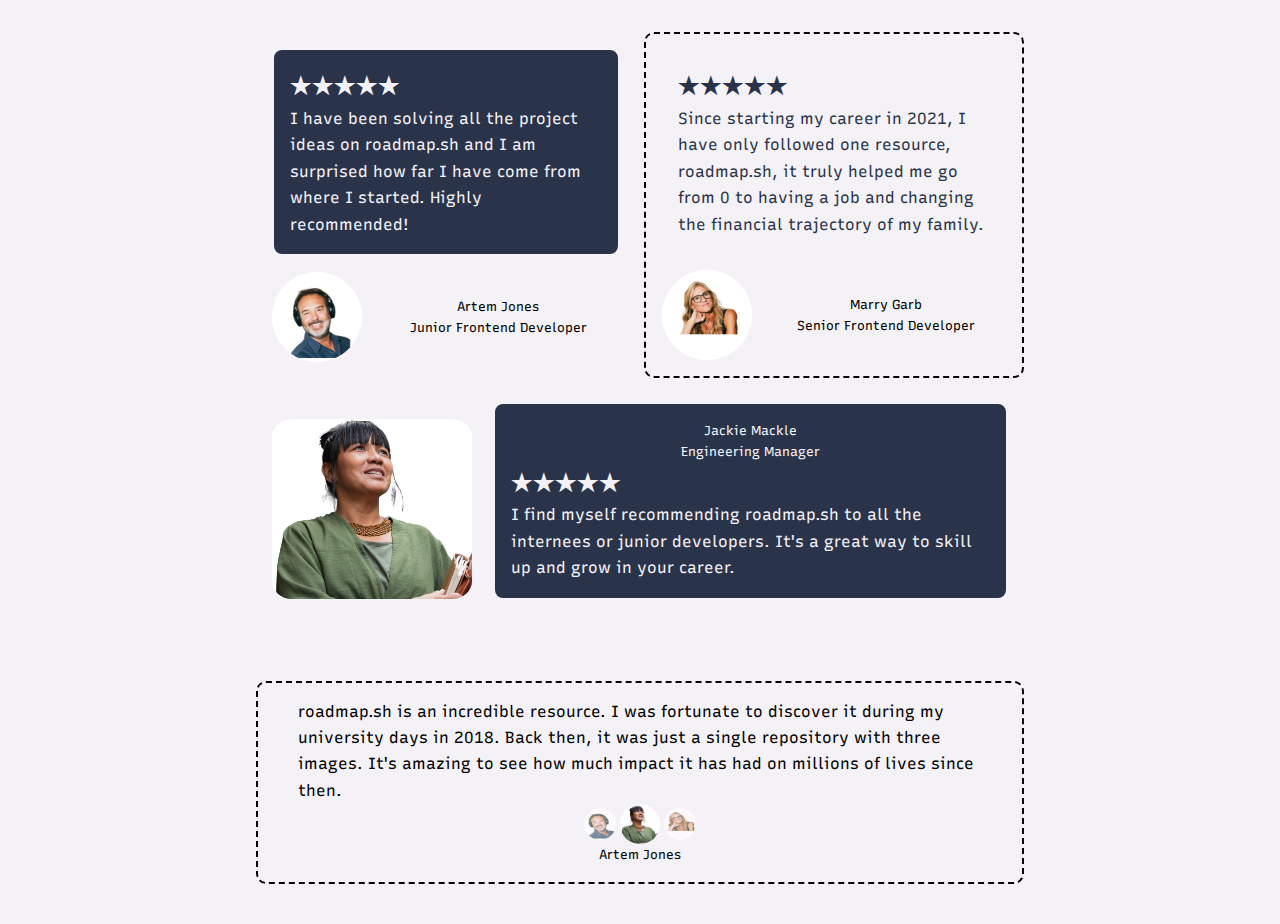
<file: FontEnd projects/Testimonial-Cards/index.html>
<!DOCTYPE html>
<html lang="en">
<head>
  <meta charset="UTF-8">
  <meta name="viewport" content="width=device-width, initial-scale=1.0">
  <title>Testimonials</title>
  <link href="https://fonts.googleapis.com/css2?family=Recursive:wght@100;400;700&display=swap" rel="stylesheet">

</head>
<body>
  <section class="testimonials-section">
    <div class="testimonial-item item-nodash row2">

        <div class="testimonial-box col1">
            <h2 class="testimonial-rating">★★★★★</h2> 
            <p class="testimonial-text">
            I have been solving all the project ideas on roadmap.sh and I am surprised how far I have come from where I started.
            Highly recommended!
            </p>
        </div>
        <div class="testimonial-img-box col2" >
            <div class="testimonial-photo"> <img src="man1.png" alt="">  
            </div>
        
            <p class="testimonial-author">
                Artem Jones<br>
                Junior Frontend Developer
            </p>
        </div>
    </div>

    <div class="testimonial-item row2">

        <div class="testimonial-box  box-none  col1 ">   
            <h2 class="testimonial-rating">★★★★★</h2> 
            <p class="testimonial-text">
                Since starting my career in 2021, I have only followed one resource, roadmap.sh, it truly helped me go from 0 to having a job and changing the financial trajectory of my family.
            </p>
        </div>
        <div class="testimonial-img-box col2" >
            <div class="testimonial-photo"> <img src="man2.png" alt="">  </div>
    
            <p class="testimonial-author">
                Marry Garb<br>
                Senior Frontend Developer
            </p>
        </div>
    </div>

       

    <div class="testimonial-item item-nodash col2">
        <div class="testimonial-photo-container"></div>
        

        <div class="testimonial-box  ">    
            <p class="testimonial-author">
                Jackie Mackle <br>
                Engineering Manager
            </p>

        
            <p class="testimonial-text ">
                <h2 class="testimonial-rating">★★★★★</h2>
                I find myself recommending roadmap.sh to all the internees or junior developers. 
                It's a great way to skill up and grow in your career.
            </p>
        </div>
        

    </div>
</section>
<section class="testimonial-item">
    <div class="testimonial-featured">
      <p class="testimonial-text">
        roadmap.sh is an incredible resource. I was fortunate to discover it during my university days in 2018. Back then, it was just a single repository with three images. It's amazing to see how much impact it has had on millions of lives since then.
      </p>
      <div class="slider-profiles">
        <span class="prev"></span>
        <img src="man1.png" alt="Profile Pic" class="profile-pic-small unfocused">
        <img src="man3.jpg" alt="Profile Pic" class="profile-pic-small focused">
        <img src="man2.png" alt="Profile Pic" class="profile-pic-small unfocused">
        <span class="next"></span>
      </div>

      <p class="testimonial-author">
        Artem Jones
      </p>
    </div>
</section>
</body>
<link rel="stylesheet" href="style.css">
</html>
</file>
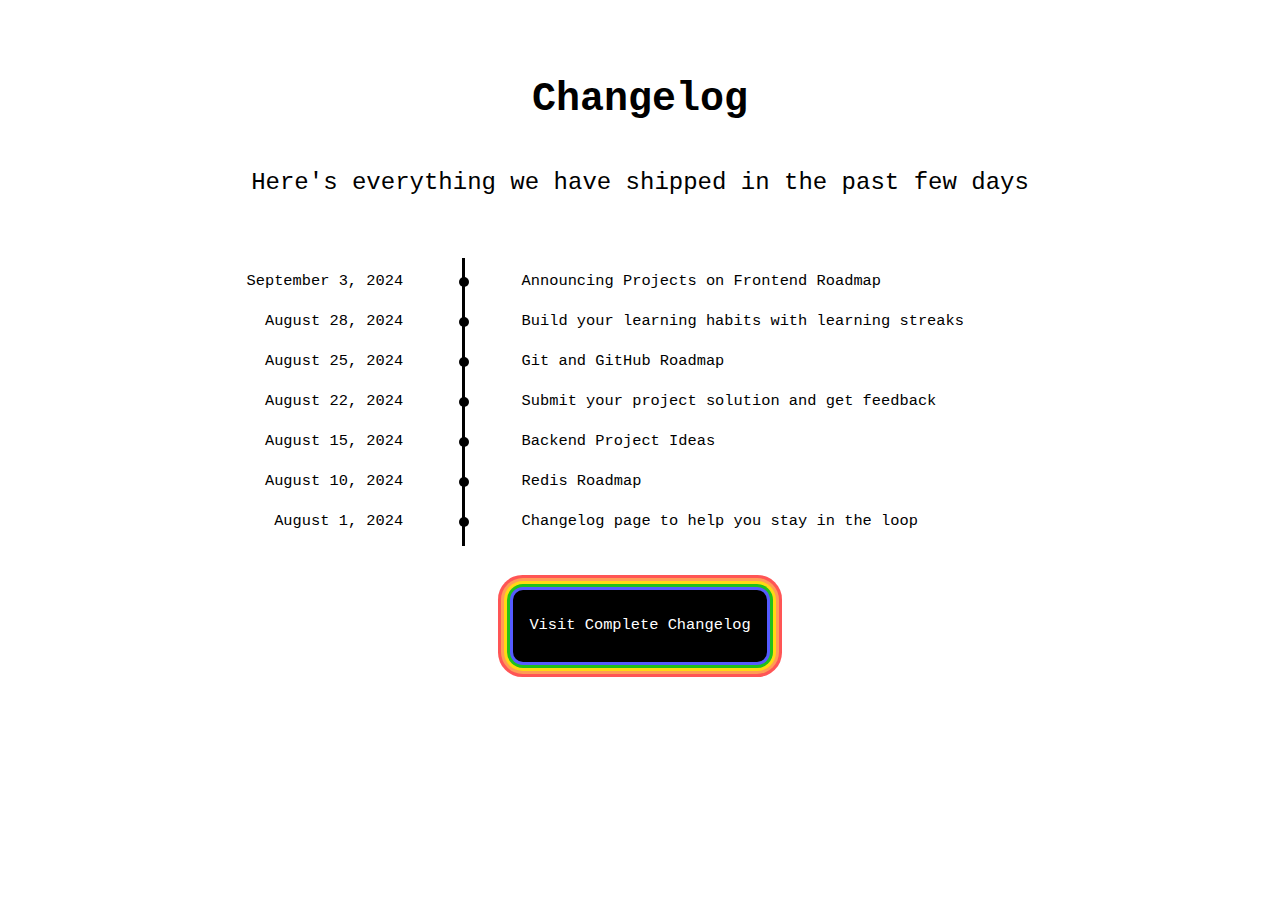
<file: FontEnd projects/Changelog Component/page.html>
<!DOCTYPE html>
<html lang="en">
  <head>
    <meta charset="UTF-8">
    <meta name="viewport" content="width=device-width, initial-scale=1.0">
    <title>Changelog Component</title>
    <link rel="stylesheet" href="style.css">
  </head>
  <body>

    <div class="changelog-container">
      <h1>Changelog</h1>
      <h2>Here's everything we have shipped in the past few days</h2>

        <div class="timeline">
            <div class="timeline-item">
                
                <div class="timeline-date"><p>September 3, 2024 </p></div>
                <div class="space"></div>
                <section class="symbol">
                    <div class="circle"></div>
                </section>
                <div class="timeline-content">Announcing Projects on Frontend Roadmap </div>
                
            </div>

            <div class="timeline-item">
                <div class="timeline-date">August 28, 2024</div>
                <div class="space"></div>
                <section class="symbol">
                  <div class="circle"></div>
                </section>
                <div class="timeline-content">Build your learning habits with learning streaks</div>
            </div>

            <div class="timeline-item">
                <div class="timeline-date">August 25, 2024</div>
                <div class="space"></div>
                <section class="symbol">
                  <div class="circle"></div>
                </section>
                <div class="timeline-content">Git and GitHub Roadmap</div>
            </div>

        <div class="timeline-item">
            <div class="timeline-date">August 22, 2024</div>
            <div class="space"></div>
            <section class="symbol">
              <div class="circle"></div>
            </section>
        <div class="timeline-content">Submit your project solution and get feedback</div>
        </div>

        <div class="timeline-item">
          <div class="timeline-date">August 15, 2024</div>
          <div class="space"></div>
          <section class="symbol">
            <div class="circle"></div>
          </section>

          <div class="timeline-content">Backend Project Ideas</div>
        </div>

        <div class="timeline-item">
          <div class="timeline-date">August 10, 2024</div>
          <div class="space"></div>
          <section class="symbol">
            <div class="circle"></div>
          </section>
          <div class="timeline-content">Redis Roadmap</div>
        </div>
        <div class="timeline-item">
          <div class="timeline-date">August 1, 2024</div>
          <div class="space"></div>
          <section class="symbol">
            <div class="circle"></div>
          </section>
          <div class="timeline-content">Changelog page to help you stay in the loop</div>
        </div>
      </div>
      <div class="button"><a href="#" class="button-item">Visit Complete Changelog</a></div>
      
    </div>
    
  </body>
</html>
</file>
<file: FontEnd projects/Testimonial-Cards/style.css>
:root{
    
    --color-surface: #f5f2f7;
    --color-on-surface: #29344b;
    

    --min-col-width:15rem;
    --container-max:150rem;
}


body{
    background-color: var(--color-surface);
    /* color:var(--color-on-surface); */
    font-family: 'Recursive', sans-serif;
    max-width: 768px;
    line-height: 1.65;
    text-rendering: optimizeSpeed;

    display: grid;              
    place-items: center;      
    height: 100vh;            
    margin-left: auto;                
    margin-right: auto; 
    margin-bottom: 1rem;
}

h1, h2, p{
    margin:0;
}

*, :after, :before{
    box-sizing: border-box;
}

.testimonials-section{
    --min: 30ch;
    --gap: 0.5rem;
    display: flex;
    flex-wrap: wrap;
    gap: var(--gap);

}

/* This selects all direct child elements (> *) 
of the element with the class testimonials-section. */

.testimonials-section > * {
    flex: 1 1 var(--min);
}

.testimonial-item{
    
    padding: 1rem;
    text-align: left;

    /* dotted border */
    border: 2px dashed currentcolor;
    border-radius: 10px;
    color: var(--color-on-purple);

    
}

.item-nodash{
    border:none;
}

 
.testimonial-box{
    padding: 1rem;
    border: 2px solid currentcolor;
    border-radius: 10px;
    color: var(--color-surface);
    background-color: var(--color-on-surface);
    margin-bottom: 1rem;
    
}

.testimonial-box.box-none{
     
    height: -webkit-fill-available;
    color: var(--color-on-surface);
    background-color: var(--color-surface);
    border: none;
}

.testimonial-img-box{
    /* display: flex; */
    /* justify-content: center; */
    align-items: center;
}

.testimonial-photo-container{
    
    width: 200px; /* Set your desired width */
    height: 180px; /* Set your desired height */
    background-image: url('man3.jpg'); /* Replace with your image path */
    background-size: cover; /* Fills the div while maintaining aspect ratio */
    background-position: center; /* Centers the image */
    background-repeat: no-repeat; /* Prevents the image from tiling */
    border-radius: 10%;
      
}
.testimonial-photo{
    position: relative;
    
    width: 90px;
    height: 90px;
    border-radius: 50%;
    background-color: white;
    
    display: flex;    
    justify-content: center;
    overflow: hidden;
}
 


.testimonial-author{
    font-size: small;
    justify-items: baseline;
    text-align: center;
}


.col2{
    display: grid;
    grid-template-columns: 20% 70%;
    align-items: center;
    column-gap: 1rem;
    justify-content: space-between;
}

.col1{
    display: grid;
    grid-template-columns: 100%;
}

.slider-profiles{
    display: flex;
    justify-content: center;
}
.profile-pic-small {
    width: 40px;
    height: 40px;
    border-radius: 50%;
  }
  
  .slider-profiles img:first-of-type,
  .slider-profiles img:last-of-type {
    scale: 0.8;
    opacity: 0.6;
  }
  

  .testimonial-featured{
    width: min(100% - 3rem, var(--container-max, 60ch));
    margin-inline: auto;
  }
</file>
<file: FontEnd projects/Changelog Component/style.css>
:root{
    --primary-bg:#e7e7e7;
    --primary-text:black;
    --primary-subtest:grey;
    --secondary-text:white;
    --secondary-subtext:rgb(114, 101, 101);
    --primary-button-color:black;
    --primary-button-text:white;
}
body{
    margin:3rem;
    font-family: 'Courier New', Courier, monospace;
    font-size: 0.96rem;
    font-weight: 400;
    color: var(--primary-text);
    line-height: 2.6;
}

h1, h2, p { margin: 0; }
h1{
    font-size: 2.5rem;
    font-weight: 700;
}
h2{
    font-size: 1.5rem;      
    font-weight: 300;
}
.changelog-container{
    display: grid;
    grid-template-columns: 100%;
    place-items: center; 
    align-items: center;
}

.timeline{
    display:inline-block;
    width: 100%;
    padding: 3rem 1rem;
    
    
}

.timeline-item{
    display: grid;
    grid-template-columns: 30% 5% 5% 60%;
    column-gap: 0;
    align-items: center;
    margin:0rem;
}

.symbol{
    display: grid;
    grid-template-columns: 100%;
    justify-content: center;
    align-items: center;
}

.symbol::before {
    content: '';
    position: absolute;
    width: 3px;         /* Thickness of the line */
    height: 3rem;       /*Line height */
    background-color: black; /* Line color */
    
  }
    
.circle {
    display: grid;
    grid-template-columns: 100%;
    justify-content: center;
    align-items: center;
  }

.circle::before{
    content: '';
    position: absolute;
    width: 10px;        
    height: 10px;       
    background-color: black;
    border-radius: 50%;
    transform: translateX(-3px);
}

.timeline-date{
    display: inline-block;
    text-align: right;
}
   
.button{
    background-color: var(--primary-button-color);
    padding: 1rem;
    border-radius: 10px;
    box-shadow: rgb(85, 91, 255) 0px 0px 0px 3px, rgb(31, 193, 27) 0px 0px 0px 6px, rgb(255, 217, 19) 0px 0px 0px 9px, rgb(255, 156, 85) 0px 0px 0px 12px, rgb(255, 85, 85) 0px 0px 0px 15px;
}
.button-item{
    text-decoration: none;
    color: var(--primary-button-text);
    
}
.button-item:active{
    color: var(--primary-button-text);
}
</file>
